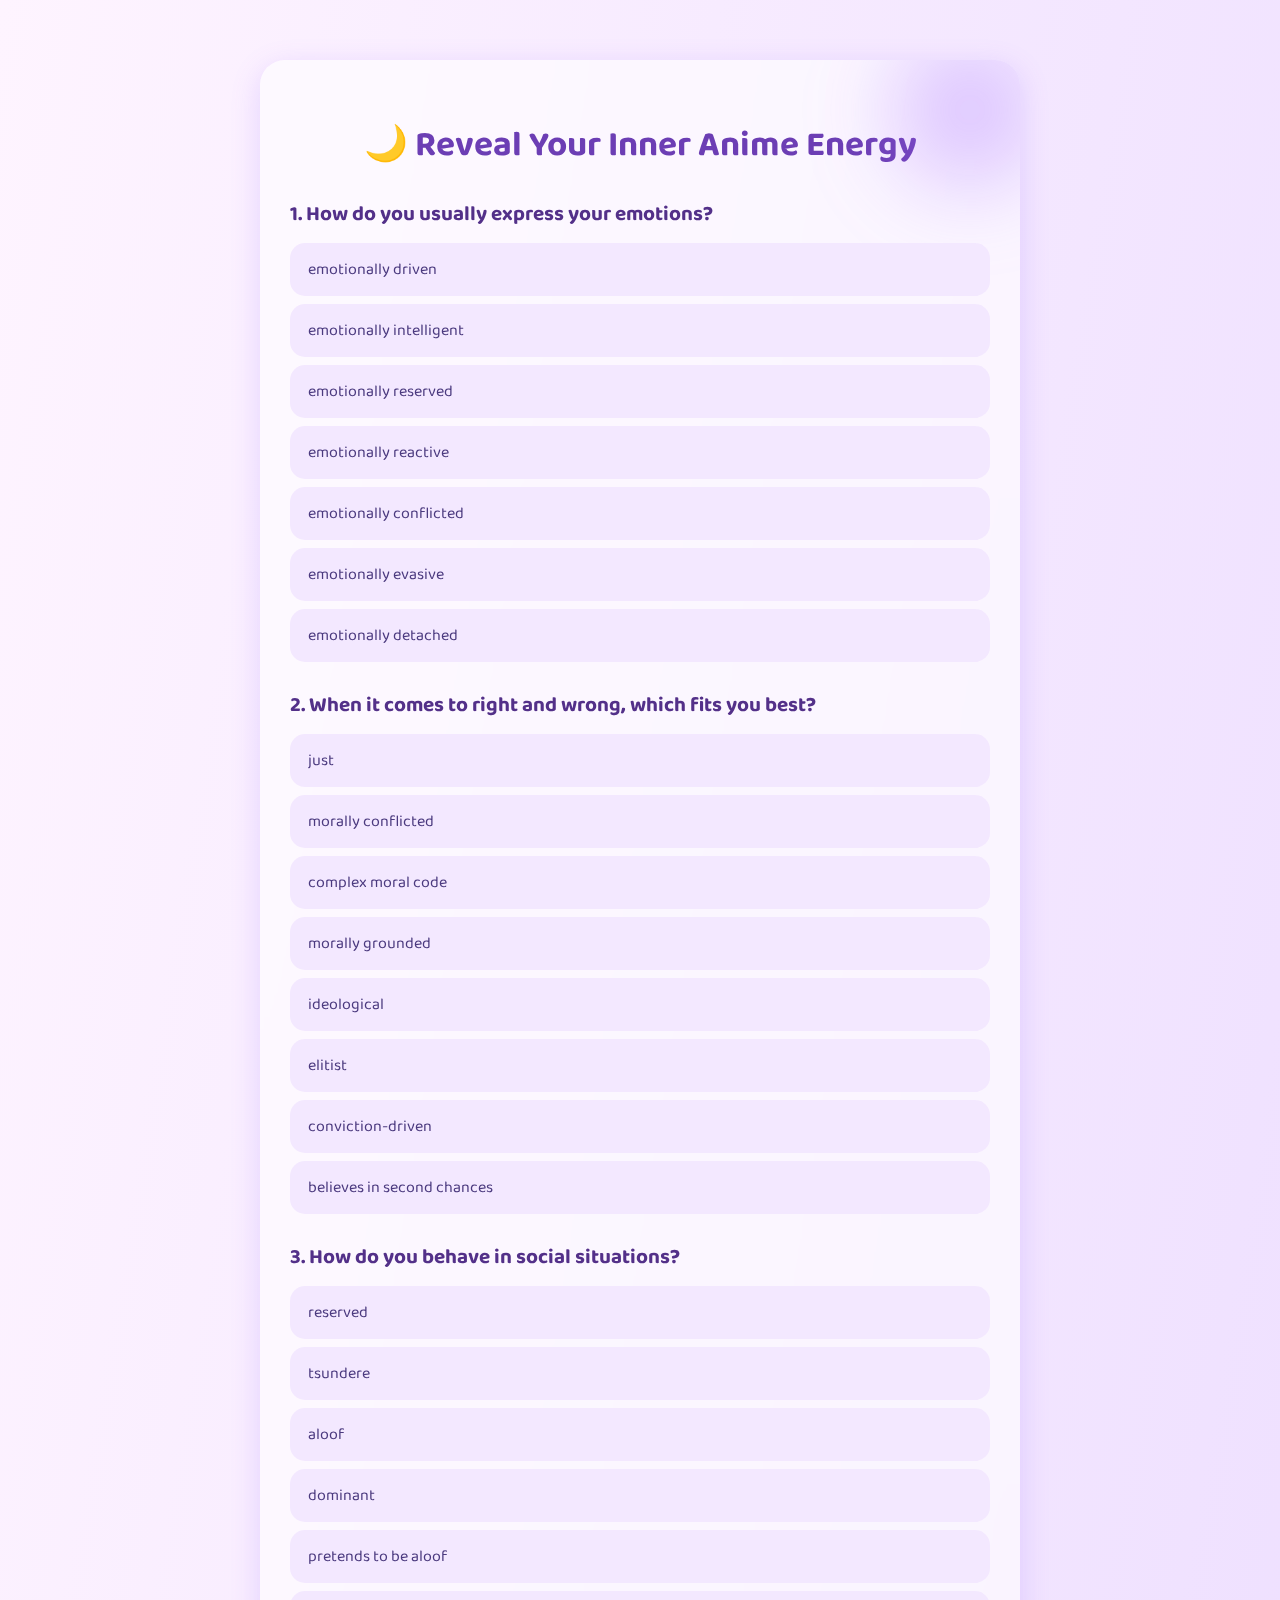
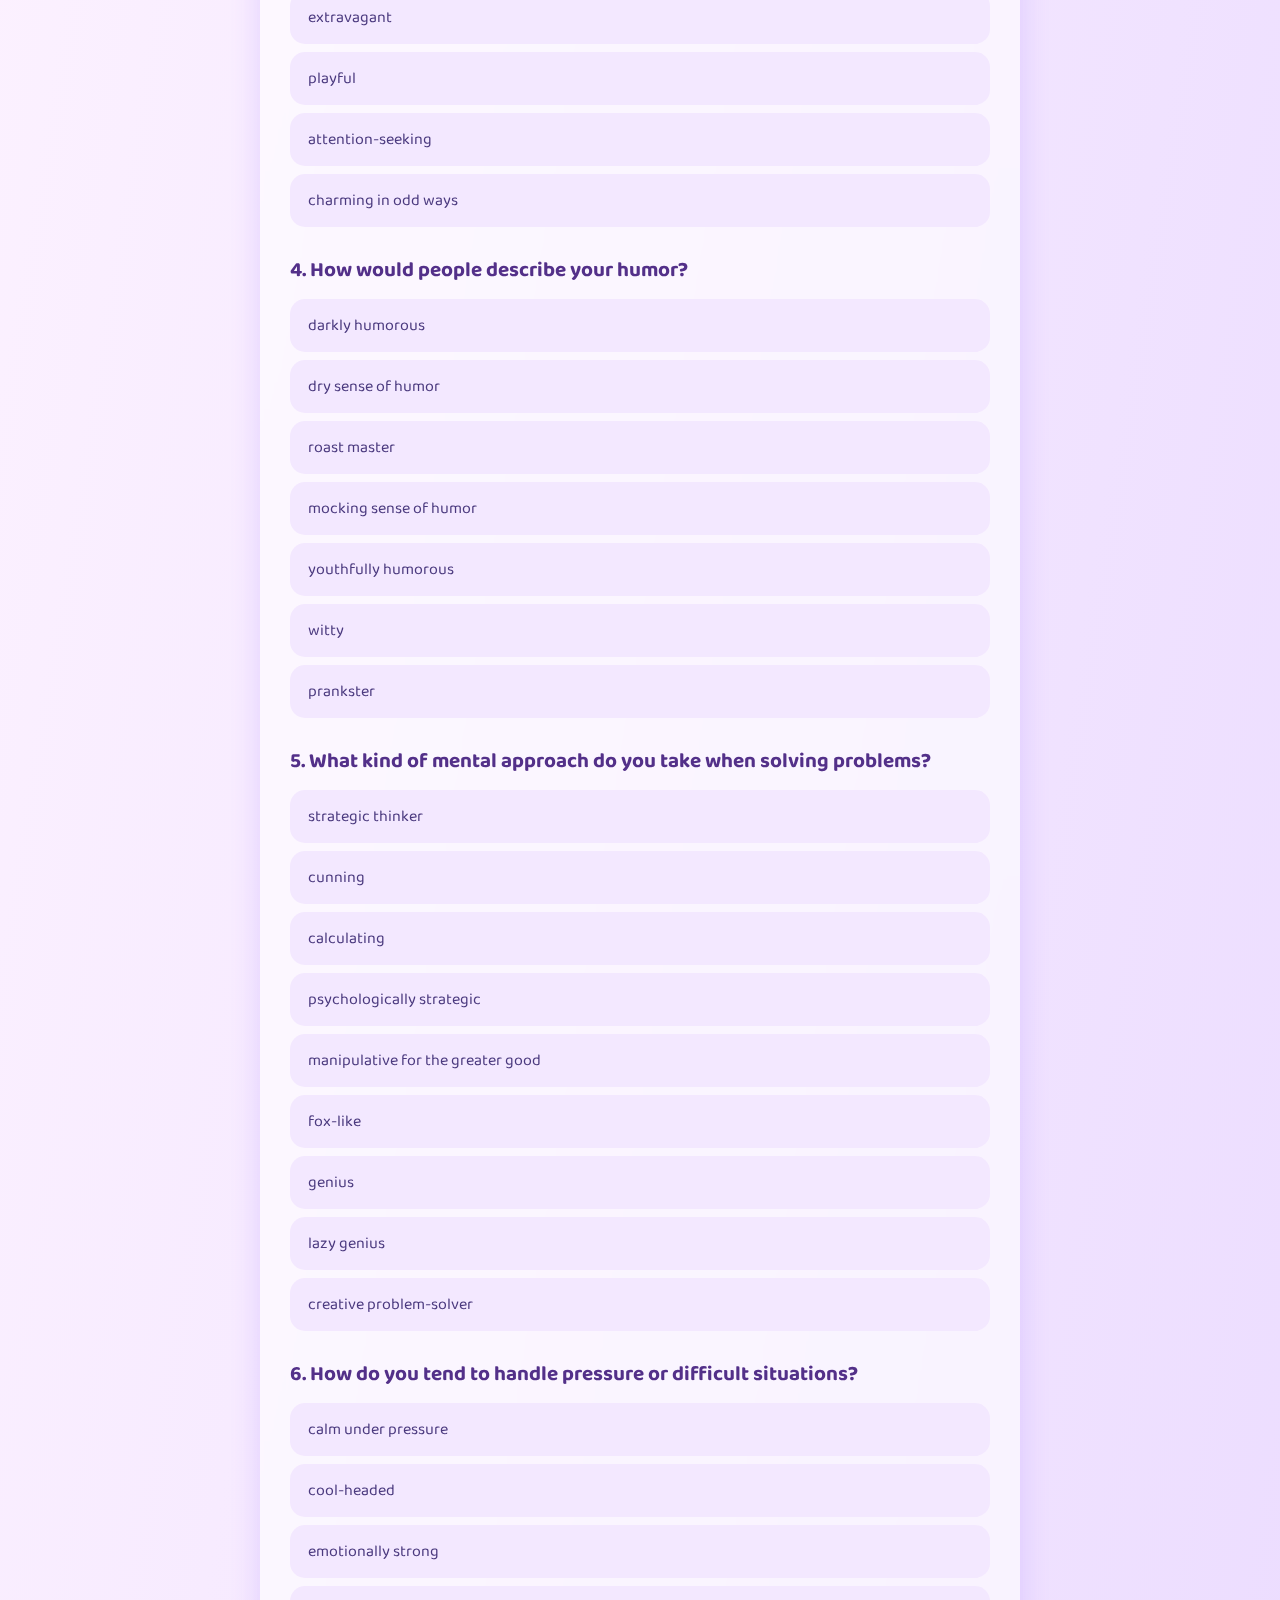
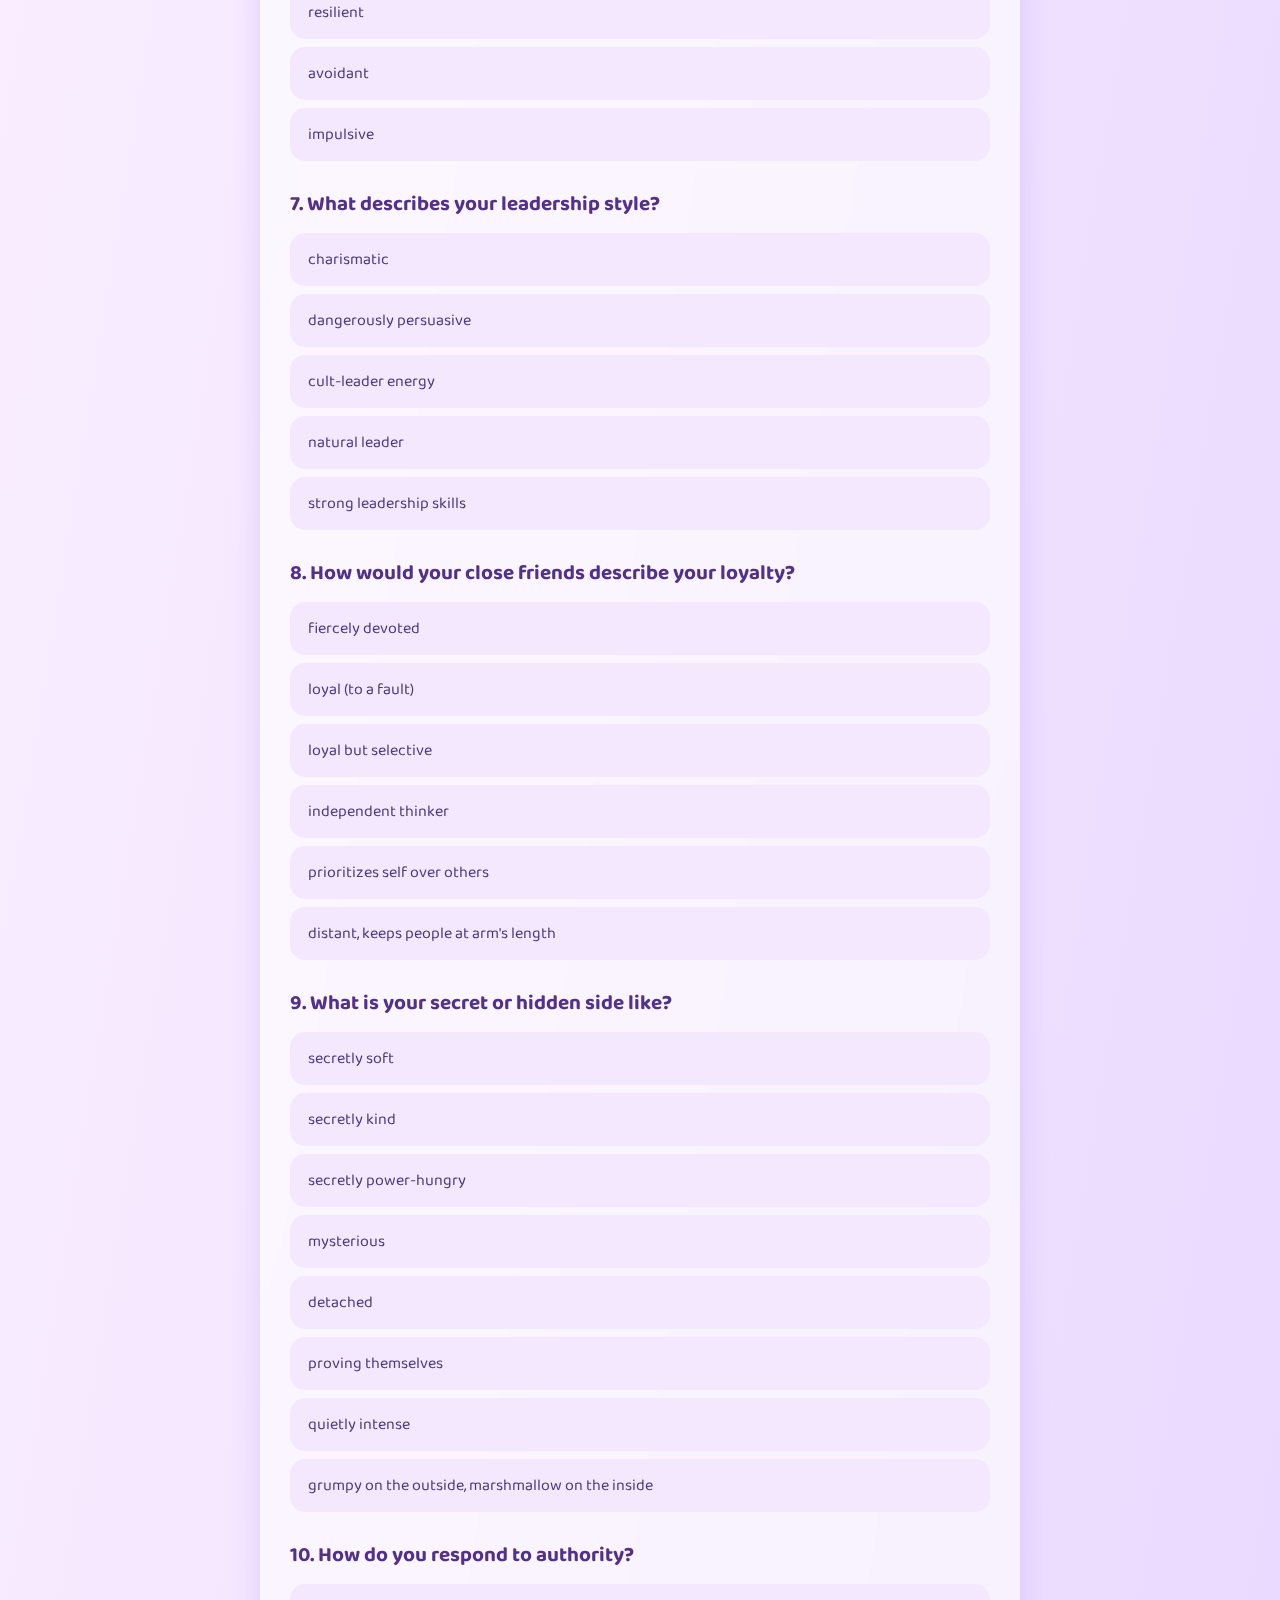
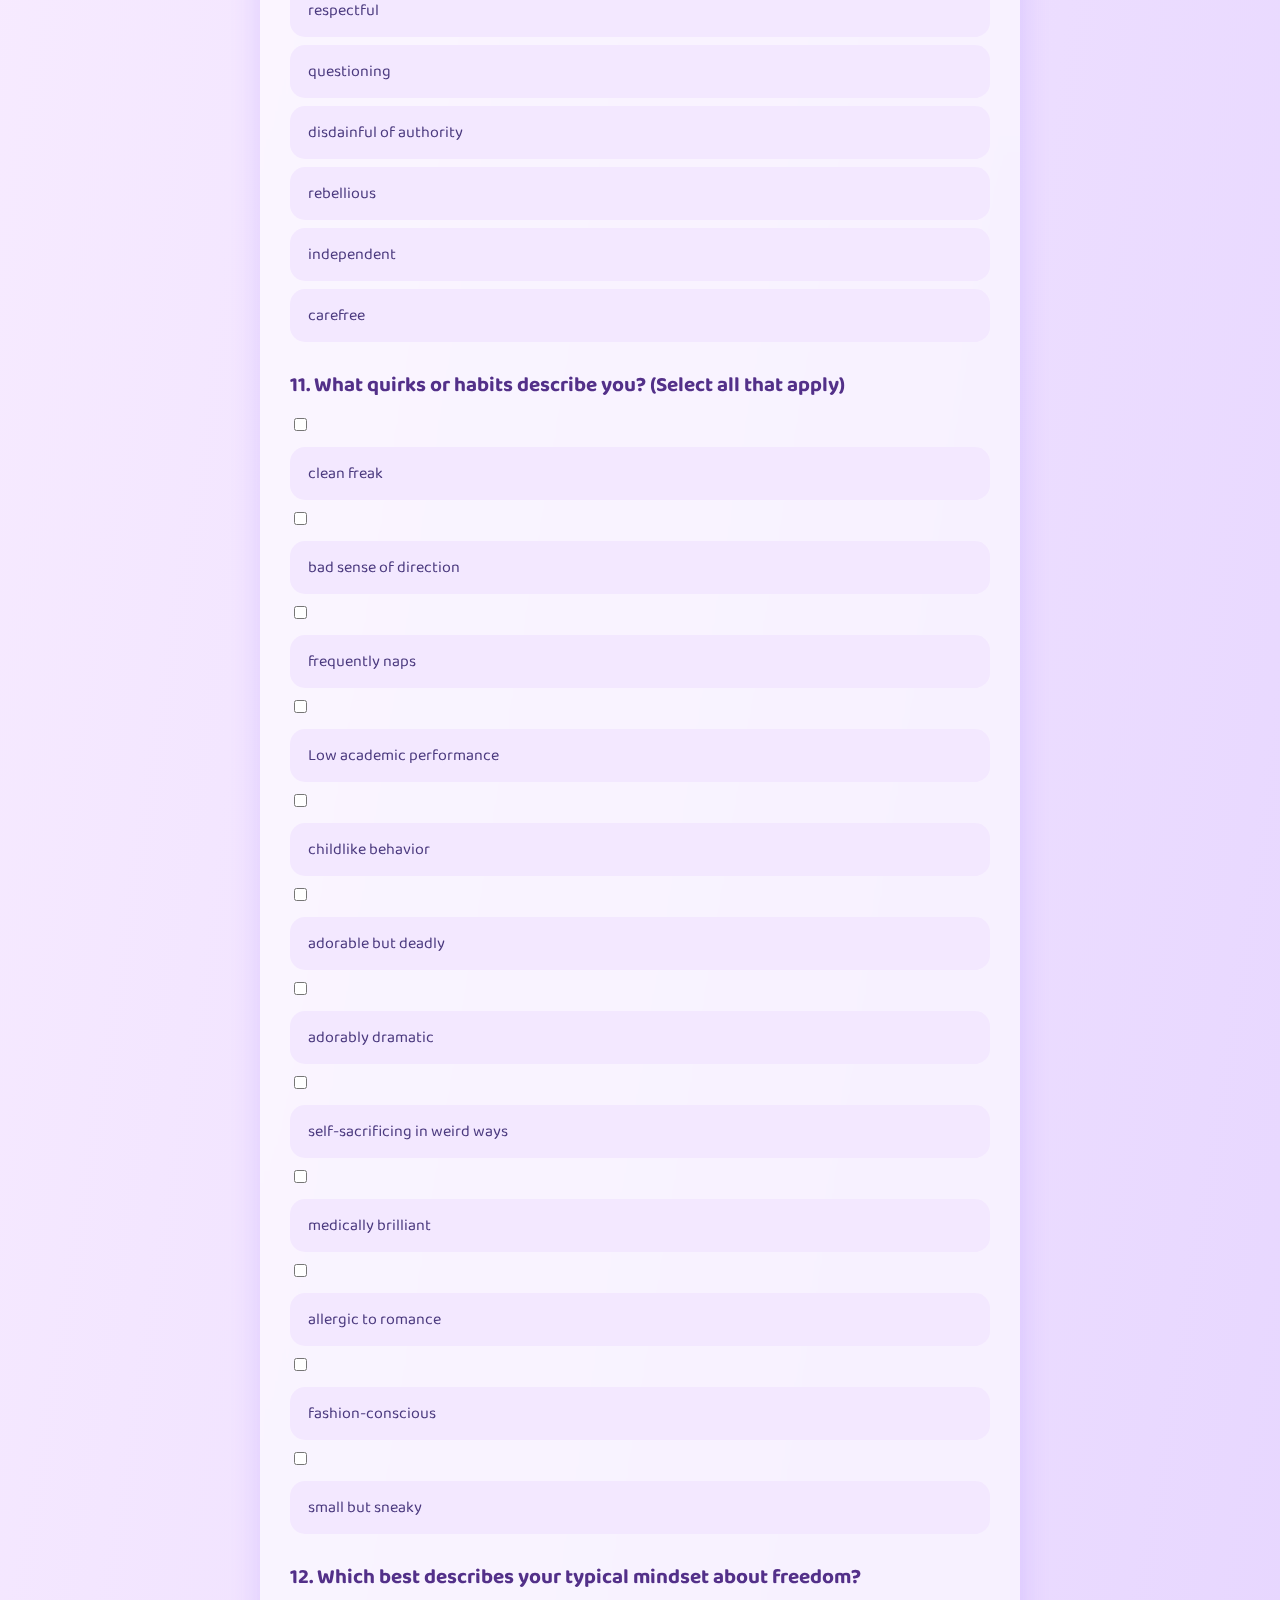
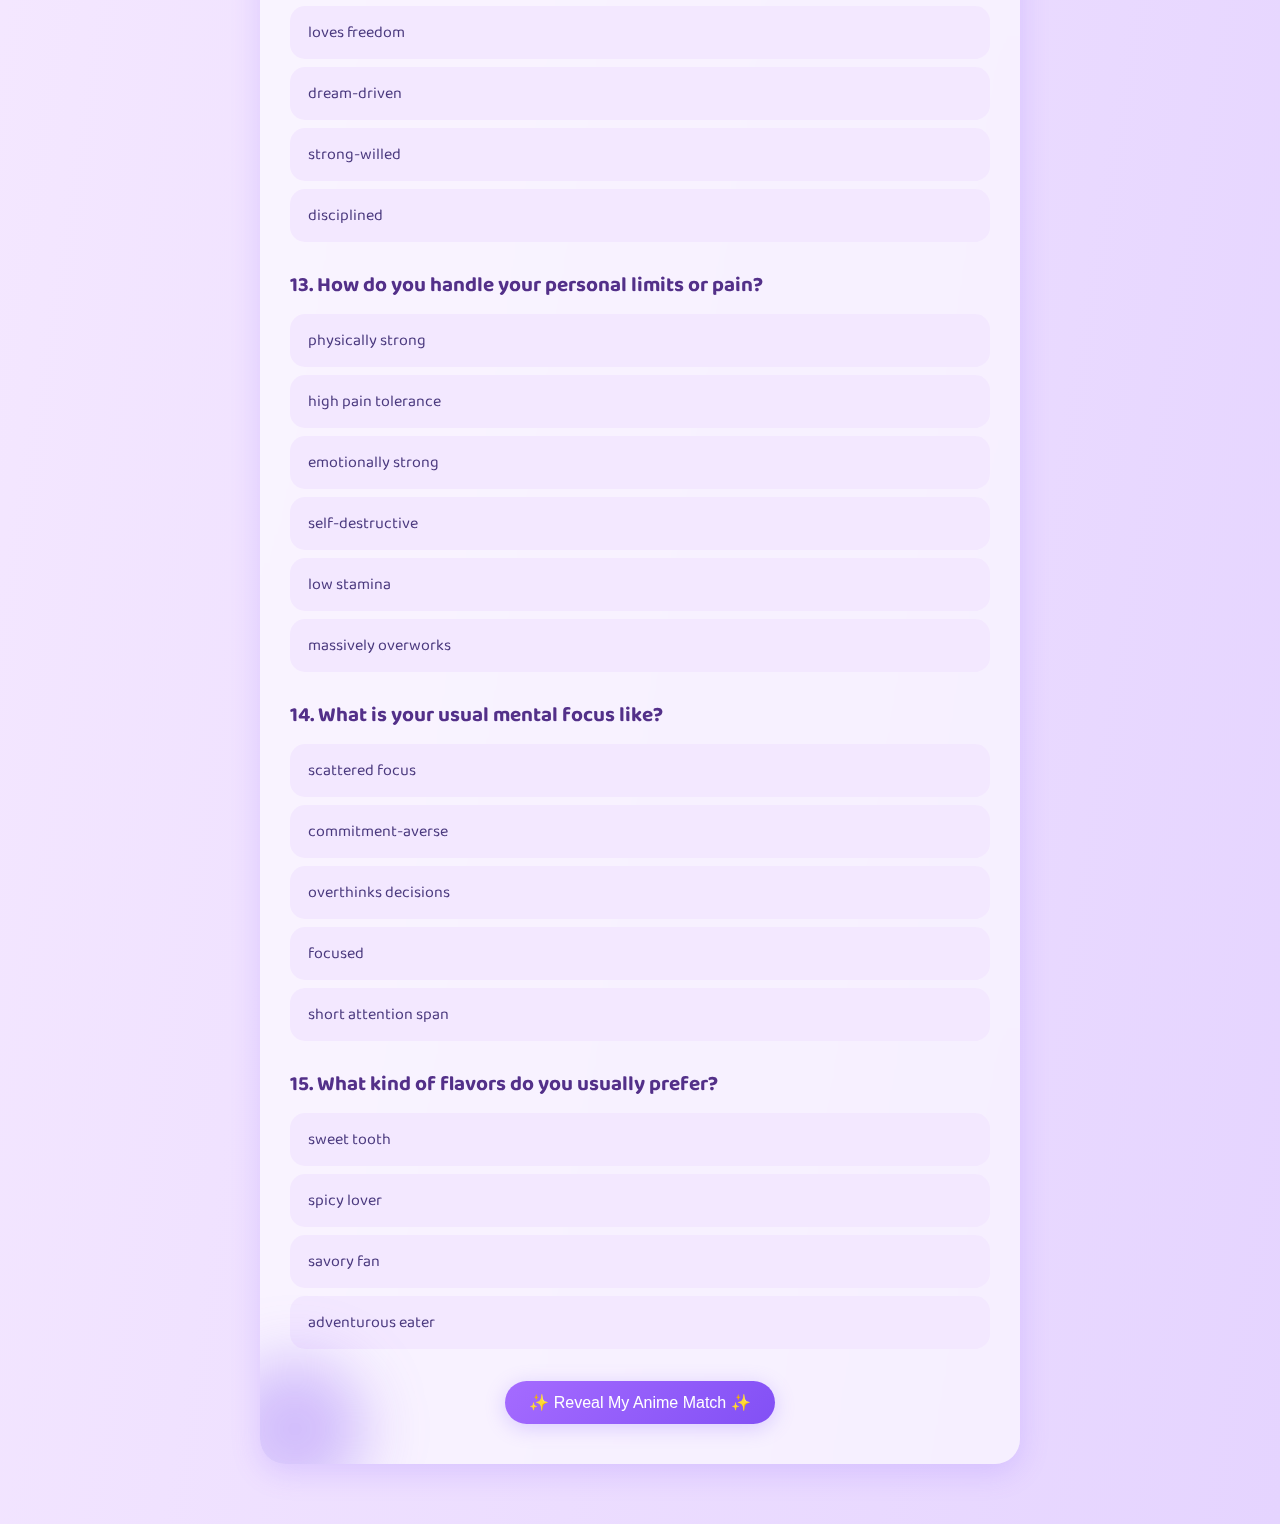
<file: quiz.html>
<!DOCTYPE html>
<html>

<head>
  <meta charset="UTF-8" />
  <meta name="viewport" content="width=device-width, initial-scale=1.0" />
  <title>Personality Quiz</title>
  <link href="https://fonts.googleapis.com/css2?family=Baloo+2:wght@400;600;800&display=swap" rel="stylesheet">
  <link rel="stylesheet" href="stylesA.css" />
</head>

<body>
  <div class="quiz-container">
    <h1>🌙 Reveal Your Inner Anime Energy</h1>

    <form id="traitForm" class="quiz-form">

      <div class="question">
        <h2>1. How do you usually express your emotions?</h2>
        <input type="radio" id="emotionally-driven" name="q1" value="emotionally driven">
        <label for="emotionally-driven">emotionally driven</label>

        <input type="radio" id="emotionally-intelligent" name="q1" value="emotionally intelligent">
        <label for="emotionally-intelligent">emotionally intelligent</label>

        <input type="radio" id="emotionally-reserved" name="q1" value="emotionally reserved">
        <label for="emotionally-reserved">emotionally reserved</label>

        <input type="radio" id="emotionally-reactive" name="q1" value="emotionally reactive">
        <label for="emotionally-reactive">emotionally reactive</label>

        <input type="radio" id="emotionally-conflicted" name="q1" value="emotionally conflicted">
        <label for="emotionally-conflicted">emotionally conflicted</label>

        <input type="radio" id="emotionally evasive" name="q1" value="emotionally evasive">
        <label for="emotionally evasive">emotionally evasive</label>

        <input type="radio" id="emotionally detached" name="q1" value="emotionally detached">
        <label for="emotionally detached">emotionally detached</label>
      </div>

      <div class="question">
        <h2>2. When it comes to right and wrong, which fits you best?</h2>
        <input type="radio" id="just" name="q2" value="just">
        <label for="just">just</label>

        <input type="radio" id="morally-conflicted" name="q2" value="morally conflicted">
        <label for="morally-conflicted">morally conflicted</label>

        <input type="radio" id="complex-moral-code" name="q2" value="complex moral code">
        <label for="complex-moral-code">complex moral code</label>

        <input type="radio" id="morally-grounded" name="q2" value="morally grounded">
        <label for="morally-grounded">morally grounded</label>

        <input type="radio" id="ideological" name="q2" value="ideological">
        <label for="ideological">ideological</label>

        <input type="radio" id="elitist" name="q2" value="elitist">
        <label for="elitist">elitist</label>

        <input type="radio" id="conviction-driven" name="q2" value="conviction-driven">
        <label for="conviction-driven">conviction-driven</label>

        <input type="radio" id="believes in second chances" name="q2" value="believes in second chances">
        <label for="believes in second chances">believes in second chances</label>
      </div>

      <div class="question">
        <h2>3. How do you behave in social situations?</h2>
        <input type="radio" id="reserved" name="q3" value="reserved">
        <label for="reserved">reserved</label>

        <input type="radio" id="tsundere" name="q3" value="tsundere">
        <label for="tsundere">tsundere</label>

        <input type="radio" id="aloof" name="q3" value="aloof">
        <label for="aloof">aloof</label>

        <input type="radio" id="dominant" name="q3" value="dominant">
        <label for="dominant">dominant</label>

        <input type="radio" id="pretends to be aloof" name="q3" value="pretends to be aloof">
        <label for="pretends to be aloof">pretends to be aloof</label>

        <input type="radio" id="extravagant" name="q3" value="extravagant">
        <label for="extravagant">extravagant</label>

        <input type="radio" id="playful" name="q3" value="playful">
        <label for="playful">playful</label>

        <input type="radio" id="attention-seeking" name="q3" value="attention-seeking">
        <label for="attention-seeking">attention-seeking</label>

        <input type="radio" id="charming-in-odd-ways" name="q3" value="charming in odd ways">
        <label for="charming-in-odd-ways">charming in odd ways</label>
      </div>

      <div class="question">
        <h2>4. How would people describe your humor?</h2>
        <input type="radio" id="darkly-humorous" name="q4" value="darkly humorous">
        <label for="darkly-humorous">darkly humorous</label>

        <input type="radio" id="dry-sense-of-humor" name="q4" value="dry sense of humor">
        <label for="dry-sense-of-humor">dry sense of humor</label>

        <input type="radio" id="roast-master" name="q4" value="roast master">
        <label for="roast-master">roast master</label>

        <input type="radio" id="mocking-sense-of-humor" name="q4" value="mocking sense of humor">
        <label for="mocking-sense-of-humor">mocking sense of humor</label>

        <input type="radio" id="youthfully-humorous" name="q4" value="youthfully humorous">
        <label for="youthfully-humorous">youthfully humorous</label>

        <input type="radio" id="witty" name="q4" value="witty">
        <label for="witty">witty</label>

        <input type="radio" id="prankster" name="q4" value="prankster">
        <label for="prankster">prankster</label>
      </div>

      <div class="question">
        <h2>5. What kind of mental approach do you take when solving problems?</h2>
        <input type="radio" id="strategic-thinker" name="q5" value="strategic thinker">
        <label for="strategic-thinker">strategic thinker</label>

        <input type="radio" id="cunning" name="q5" value="cunning">
        <label for="cunning">cunning</label>

        <input type="radio" id="calculating" name="q5" value="calculating">
        <label for="calculating">calculating</label>

        <input type="radio" id="psychologically strategic" name="q5" value="psychologically strategic">
        <label for="psychologically strategic">psychologically strategic</label>

        <input type="radio" id="manipulative-for-the-greater-good" name="q5" value="manipulative for the greater good">
        <label for="manipulative-for-the-greater-good">manipulative for the greater good</label>

        <input type="radio" id="fox-like" name="q5" value="fox-like">
        <label for="fox-like">fox-like</label>

        <input type="radio" id="genius" name="q5" value="genius">
        <label for="genius">genius</label>

        <input type="radio" id="lazy-genius" name="q5" value="lazy genius">
        <label for="lazy-genius">lazy genius</label>

        <input type="radio" id="creative problem-solver" name="q5" value="creative problem-solver">
        <label for="creative problem-solver">creative problem-solver</label>
      </div>

      <div class="question">
        <h2>6. How do you tend to handle pressure or difficult situations?</h2>
        <input type="radio" id="calm-under-pressure" name="q6" value="calm under pressure">
        <label for="calm-under-pressure">calm under pressure</label>

        <input type="radio" id="cool-headed" name="q6" value="cool-headed">
        <label for="cool-headed">cool-headed</label>

        <input type="radio" id="emotional-strong" name="q6" value="emotional strong">
        <label for="emotional-strong">emotionally strong</label>

        <input type="radio" id="resilient" name="q6" value="resilient">
        <label for="resilient">resilient</label>

        <input type="radio" id="avoidant" name="q6" value="avoidant">
        <label for="avoidant">avoidant</label>

        <input type="radio" id="impulsive" name="q6" value="impulsive">
        <label for="impulsive">impulsive</label>
      </div>

      <div class="question">
        <h2>7. What describes your leadership style?</h2>
        <input type="radio" id="charismatic" name="q7" value="charismatic">
        <label for="charismatic">charismatic</label>

        <input type="radio" id="dangerously-persuasive" name="q7" value="dangerously persuasive">
        <label for="dangerously-persuasive">dangerously persuasive</label>

        <input type="radio" id="cult-leader-energy" name="q7" value="cult-leader energy">
        <label for="cult-leader-energy">cult-leader energy</label>

        <input type="radio" id="natural-leader" name="q7" value="natural leader">
        <label for="natural-leader">natural leader</label>

        <input type="radio" id="strong-leadership-skills" name="q7" value="strong leadership skills">
        <label for="strong-leadership-skills">strong leadership skills</label>
      </div>

      <div class="question">
        <h2>8. How would your close friends describe your loyalty?</h2>

        <input type="radio" id="fiercely-devoted" name="q8" value="fiercely devoted">
        <label for="fiercely-devoted">fiercely devoted</label>

        <input type="radio" id="loyal-to-a-fault" name="q8" value="loyal (to a fault)">
        <label for="loyal-to-a-fault">loyal (to a fault)</label>

        <input type="radio" id="loyal-but-selective" name="q8" value="loyal but selective">
        <label for="loyal-but-selective">loyal but selective</label>

        <input type="radio" id="independent-thinker" name="q8" value="independent-thinker">
        <label for="independent-thinker">independent thinker</label>

        <input type="radio" id="prioritizes-self" name="q8" value="prioritizes self">
        <label for="prioritizes-self">prioritizes self over others</label>

        <input type="radio" id="distant" name="q8" value="distant">
        <label for="distant">distant, keeps people at arm's length</label>
      </div>


      <div class="question">
        <h2>9. What is your secret or hidden side like?</h2>
        <input type="radio" id="secretly-soft" name="q9" value="secretly soft">
        <label for="secretly-soft">secretly soft</label>

        <input type="radio" id="secretly-kind" name="q9" value="secretly kind">
        <label for="secretly-kind">secretly kind</label>

        <input type="radio" id="secretly power-hungry" name="q9" value="secretly power-hungry">
        <label for="secretly power-hungry">secretly power-hungry</label>

        <input type="radio" id="mysterious" name="q9" value="mysterious">
        <label for="mysterious">mysterious</label>

        <input type="radio" id="detached" name="q9" value="detached">
        <label for="detached">detached</label>

        <input type="radio" id="proving themselves" name="q9" value="proving themselves">
        <label for="proving themselves">proving themselves</label>

        <input type="radio" id="quietly intense" name="q9" value="quietly intense">
        <label for="quietly intense">quietly intense</label>

        <input type="radio" id="grumpy on the outside, marshmallow on the inside" name="q9" value="grumpy on the outside, marshmallow on the inside">
        <label for="grumpy on the outside, marshmallow on the inside">grumpy on the outside, marshmallow on the inside</label>

      </div>

      <div class="question">
        <h2>10. How do you respond to authority?</h2>

        <input type="radio" id="respectful" name="q10" value="respectful">
        <label for="respectful">respectful</label>

        <input type="radio" id="questioning" name="q10" value="questioning">
        <label for="questioning">questioning</label>

        <input type="radio" id="disdainful-of-authority" name="q10" value="disdainful of authority">
        <label for="disdainful-of-authority">disdainful of authority</label>

        <input type="radio" id="rebellious" name="q10" value="rebellious">
        <label for="rebellious">rebellious</label>

        <input type="radio" id="independent" name="q10" value="independent">
        <label for="independent">independent</label>

        <input type="radio" id="carefree" name="q10" value="carefree">
        <label for="carefree">carefree</label>
      </div>

      <div class="question">
        <h2>11. What quirks or habits describe you? (Select all that apply)</h2>

        <input type="checkbox" id="clean-freak" name="q11" value="clean freak">
        <label for="clean-freak">clean freak</label>

        <input type="checkbox" id="bad-sense-of-direction" name="q11" value="bad sense of direction">
        <label for="bad-sense-of-direction">bad sense of direction</label>

        <input type="checkbox" id="frequently-naps" name="q11" value="frequently naps">
        <label for="frequently-naps">frequently naps</label>

        <input type="checkbox" id="low-academic-performance" name="q11" value="low academic performance">
        <label for="low-academic-performance">Low academic performance</label>

        <input type="checkbox" id="childlike-behavior" name="q11" value="childlike behavior">
        <label for="childlike-behavior">childlike behavior</label>

        <input type="checkbox" id="adorable-but-deadly" name="q11" value="adorable but deadly">
        <label for="adorable-but-deadly">adorable but deadly</label>

        <input type="checkbox" id="adorably dramatic" name="q11" value="adorably dramatic">
        <label for="adorably dramatic">adorably dramatic</label>

        <input type="checkbox" id="self-sacrificing in weird ways" name="q11" value="self-sacrificing in weird ways">
        <label for="self-sacrificing in weird ways">self-sacrificing in weird ways</label>


        <input type="checkbox" id="medically-brilliant" name="q11" value="medically brilliant">
        <label for="medically-brilliant">medically brilliant</label>

        <input type="checkbox" id="allergic-to-romance" name="q11" value="allergic to romance">
        <label for="allergic-to-romance">allergic to romance</label>

        <input type="checkbox" id="fashion-conscious" name="q11" value="fashion-conscious">
        <label for="fashion-conscious">fashion-conscious</label>

        <input type="checkbox" id="small but sneaky" name="q11" value="small but sneaky">
        <label for="small but sneaky">small but sneaky</label>

      </div>

      <div class="question">
        <h2>12. Which best describes your typical mindset about freedom?</h2>

        <input type="radio" id="loves-freedom" name="q12" value="loves freedom">
        <label for="loves-freedom">loves freedom</label>

        <input type="radio" id="dream-driven" name="q12" value="dream-driven">
        <label for="dream-driven">dream-driven</label>

        <input type="radio" id="strong-willed" name="q12" value="strong-willed">
        <label for="strong-willed">strong-willed</label>

        <input type="radio" id="disciplined" name="q12" value="disciplined">
        <label for="disciplined">disciplined</label>
      </div>

      <div class="question">
        <h2>13. How do you handle your personal limits or pain?</h2>

        <input type="radio" id="physically-strong" name="q13" value="physically strong">
        <label for="physically-strong">physically strong</label>

        <input type="radio" id="high-pain-tolerance" name="q13" value="high pain tolerance">
        <label for="high-pain-tolerance">high pain tolerance</label>

        <input type="radio" id="emotionally-strong" name="q13" value="emotionally strong">
        <label for="emotionally-strong">emotionally strong</label>

        <input type="radio" id="self-destructive" name="q13" value="self-destructive">
        <label for="self-destructive">self-destructive</label>

        <input type="radio" id="low stamina" name="q13" value="low stamina">
        <label for="low stamina">low stamina</label>

        <input type="radio" id="massively overworks" name="q13" value="massively overworks">
        <label for="massively overworks">massively overworks</label>
      </div>

      <div class="question">
        <h2>14. What is your usual mental focus like?</h2>

        <input type="radio" id="scattered-focus" name="q14" value="scattered focus">
        <label for="scattered-focus">scattered focus</label>

        <input type="radio" id="commitment-averse" name="q14" value="commitment-averse">
        <label for="commitment-averse">commitment-averse</label>

        <input type="radio" id="overthinks-decisions" name="q14" value="overthinks decisions">
        <label for="overthinks-decisions">overthinks decisions</label>

        <input type="radio" id="focused" name="q14" value="focused">
        <label for="focused">focused</label>

        <input type="radio" id="short attention span" name="q14" value="short attention span">
        <label for="short attention span">short attention span</label>
      </div>

      <div class="question">
        <h2>15. What kind of flavors do you usually prefer?</h2>

        <input type="radio" id="sweet-tooth" name="q15" value="sweet tooth">
        <label for="sweet-tooth">sweet tooth</label>

        <input type="radio" id="spicy-lover" name="q15" value="spicy lover">
        <label for="spicy-lover">spicy lover</label>

        <input type="radio" id="savory-fan" name="q15" value="savory fan">
        <label for="savory-fan">savory fan</label>

        <input type="radio" id="adventurous-eater" name="q15" value="adventurous eater">
        <label for="adventurous-eater">adventurous eater</label>
      </div>


      <!-- Submit Button -->
      <div class=" submit-container">
        <button type="submit" id="submitQuizBtn">✨ Reveal My Anime Match ✨</button>
      </div>
    </form>
  </div>

  <script src="quiz.js"></script>
</body>

</html>
</file>
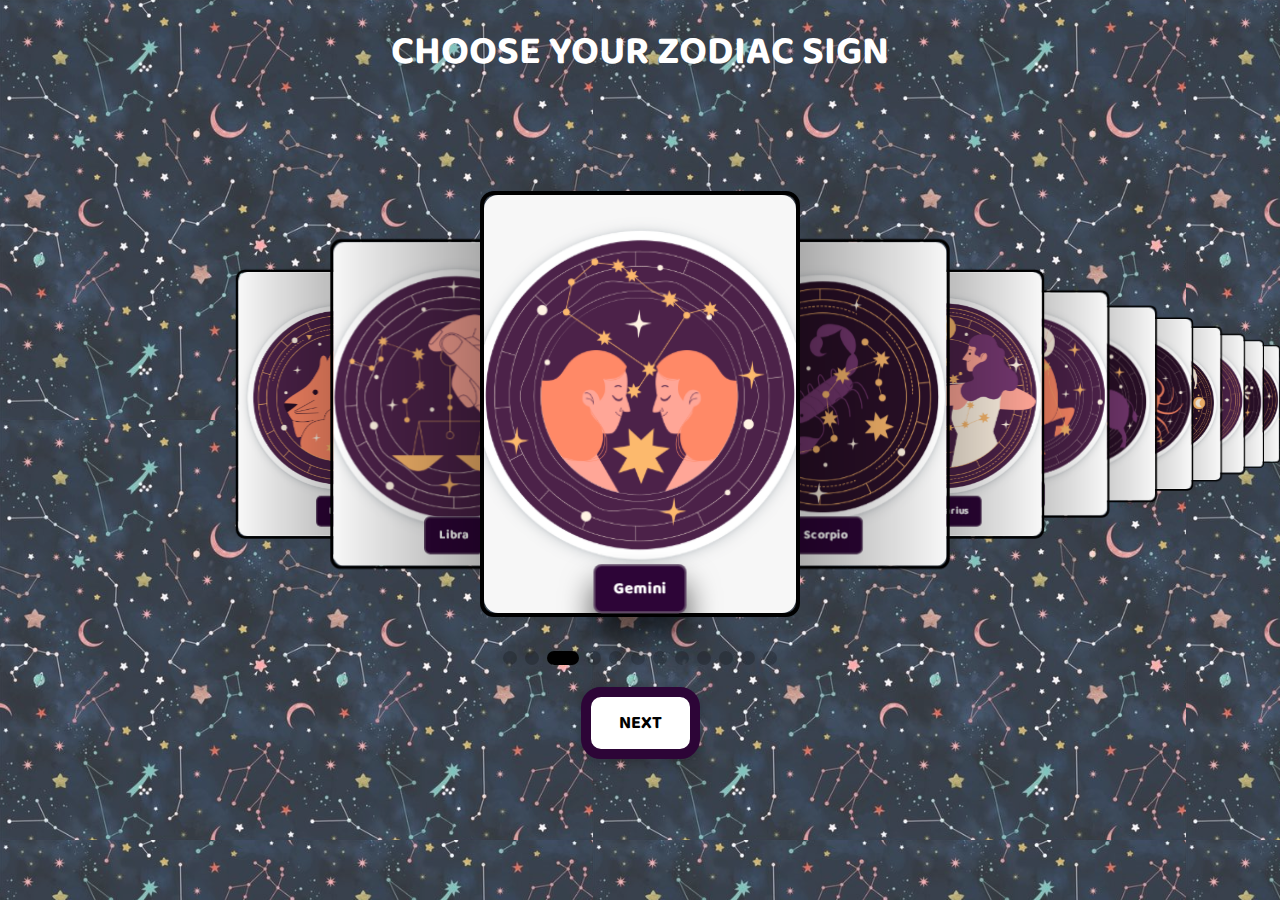
<file: zodiac.html>
<!DOCTYPE html>
<html>

<head>
    <meta charset="UTF-8" />
    <meta name="viewport" content="width=device-width, initial-scale=1.0" />
    <title>Zodiac Choice</title>
    <link href="https://fonts.googleapis.com/css2?family=Baloo+2:wght@400;600;800&display=swap" rel="stylesheet">
    <link rel="stylesheet" href="https://cdn.jsdelivr.net/npm/swiper@11/swiper-bundle.min.css" />
    <link rel="stylesheet" href="styles.css" />
</head>

<body>

    <div class="main-container">

        <h1 class ="heading">CHOOSE YOUR ZODIAC SIGN</h1>

        <div class="swiper">

            <div class="swiper-wrapper">

                <div class="swiper-slide">
                    <img src="assets/leo.png" alt="Leo">
                    <div class="title">
                        <span>Leo</span>
                    </div>
                </div>
                <div class="swiper-slide">
                    <img src="assets/Libra.png" alt="Libra">
                    <div class="title">
                        <span>Libra</span>
                    </div>
                </div>
                <div class="swiper-slide">
                    <img src="assets/gemini.png" alt="Gemini">
                    <div class="title">
                        <span>Gemini</span>
                    </div>
                </div>
                <div class="swiper-slide">
                    <img src="assets/scorpio.png" alt="scorpio">
                    <div class="title">
                        <span>Scorpio</span>
                    </div>
                </div>
                <div class="swiper-slide">
                    <img src="assets/sagittarius.png" alt="sagittarius">
                    <div class="title">
                        <span>Sagittarius</span>
                    </div>
                </div>
                <div class="swiper-slide">
                    <img src="assets/aries.png" alt="aries">
                    <div class="title">
                        <span>Aries</span>
                    </div>
                </div>
                <div class="swiper-slide">
                    <img src="assets/taurus.png" alt="taurus">
                    <div class="title">
                        <span>Taurus</span>
                    </div>
                </div>
                <div class="swiper-slide">
                    <img src="assets/cancer.png" alt="cancer">
                    <div class="title">
                        <span>Cancer</span>
                    </div>
                </div>
                <div class="swiper-slide">
                    <img src="assets/capricorn.png" alt="capricorn">
                    <div class="title">
                        <span>Capricorn</span>
                    </div>
                </div>
                <div class="swiper-slide">
                    <img src="assets/aquarius.png" alt="aquarius">
                    <div class="title">
                        <span>Aquarius</span>
                    </div>
                </div>
                <div class="swiper-slide">
                    <img src="assets/virgo.png" alt="virgo">
                    <div class="title">
                        <span>Virgo</span>
                    </div>
                </div>
                <div class="swiper-slide">
                    <img src="assets/pisces.png" alt="pisces">
                    <div class="title">
                        <span>Pisces</span>
                    </div>
                </div>

            </div>
            <div class="swiper-pagination"></div>

        </div>

        <button id="startQuizBtn" class="start-btn">NEXT</button>
    </div>

</body>

<script src="https://cdn.jsdelivr.net/npm/swiper@11/swiper-bundle.min.js"></script>
<script src="app.js"></script>

</html>
</file>
<file: stylesA.css>
body {
  background: linear-gradient(to bottom right, #fef4ff, #e5d4ff);
  font-family: 'Baloo 2', cursive;
  color: #4b3a7f;
  padding: 20px;
  margin: 0;
}

/* Container */
.quiz-container {
  max-width: 700px;
  margin: 40px auto;
  padding: 40px 30px;
  background: rgba(255, 255, 255, 0.6);
  border-radius: 25px;
  box-shadow: 0 8px 30px rgba(135, 89, 255, 0.2);
  backdrop-filter: blur(10px);
  position: relative;
  overflow: hidden;
  z-index: 1;
}

/* Floating blobs */
.quiz-container::before {
  content: "";
  position: absolute;
  width: 200px;
  height: 200px;
  background: radial-gradient(circle, #a56bff55 40%, transparent 70%);
  top: -50px;
  right: -50px;
  border-radius: 50%;
  filter: blur(40px);
  z-index: 0;
  animation: floatUpDown 6s ease-in-out infinite;
}

.quiz-container::after {
  content: "";
  position: absolute;
  width: 150px;
  height: 150px;
  background: radial-gradient(circle, #8250f555 50%, transparent 90%);
  bottom: -40px;
  left: -40px;
  border-radius: 50%;
  filter: blur(30px);
  z-index: 0;
  animation: floatUpDownReverse 5s ease-in-out infinite;
}

@keyframes floatUpDown {
  0%, 100% { transform: translateY(0); }
  50% { transform: translateY(15px); }
}

@keyframes floatUpDownReverse {
  0%, 100% { transform: translateY(0); }
  50% { transform: translateY(-15px); }
}

/* Title */
.quiz-container h1 {
  font-size: 2.2rem;
  text-align: center;
  color: #6c3eb4;
  margin-bottom: 35px;
  line-height: 1.2;
}

/* Question block */
.quiz-question,
.question {
  margin-bottom: 30px;
}

.quiz-question h2,
.question h2 {
  font-size: 1.3rem;
  margin-bottom: 15px;
  color: #533089;
  line-height: 1.3;
}

/* Radio Inputs hidden */
.options input[type="radio"],
.question input[type="radio"] {
  display: none;
}

/* Labels */
.options label,
.question label {
  display: block;
  background-color: #f3e8ff;
  padding: 12px 16px;
  border-radius: 15px;
  margin: 8px 0;
  font-size: 1rem;
  cursor: pointer;
  border: 2px solid transparent;
  transition: all 0.3s ease;
  position: relative;
  user-select: none;
}

/* Label hover animation */
.options label:hover,
.question label:hover {
  background-color: #cfa2ff;
  border-color: #7a3fff;
  color: white;
  transform: scale(1.05) rotate(-1deg);
  box-shadow: 0 4px 15px rgba(122, 63, 255, 0.5);
}

/* Checked label styles + pulse */
.options input[type="radio"]:checked + label,
.question input[type="radio"]:checked + label {
  background-color: #d8b8ff;
  border-color: #894fff;
  color: #fff;
  font-weight: bold;
  animation: glowPulse 1.2s ease infinite alternate;
  box-shadow: 0 0 12px rgba(153, 90, 255, 0.7);
}

@keyframes glowPulse {
  0% {
    box-shadow: 0 0 10px rgba(153, 90, 255, 0.3);
  }
  100% {
    box-shadow: 0 0 25px rgba(153, 90, 255, 0.7);
  }
}

/* Quirk tags (checkbox buttons) */
.quirk-options {
  display: flex;
  flex-wrap: wrap;
  gap: 10px;
  justify-content: center; /* center on all devices */
}

.quirk-btn {
  padding: 10px 18px;
  border-radius: 20px;
  border: 2px solid #a288d9;
  background-color: #f2ecff;
  color: #5a3f9b;
  font-size: 0.95rem;
  font-weight: 600;
  cursor: pointer;
  transition: all 0.3s ease;
  user-select: none;
  display: inline-block;
  position: relative;
  min-width: 120px; /* better tap target on mobile */
  text-align: center;
}

/* Hide native checkboxes */
.quirk-btn input[type="checkbox"] {
  position: absolute;
  opacity: 0;
  cursor: pointer;
  height: 0;
  width: 0;
}

/* Checked style */
.quirk-btn input[type="checkbox"]:checked + label,
.quirk-btn.selected {
  background-color: #c89aff;
  color: white;
  border-color: #854bff;
  box-shadow: 0 0 12px rgba(133, 75, 255, 0.7);
}

/* Label inside quirk-btn */
.quirk-btn label {
  cursor: pointer;
  display: block;
  padding: 8px 14px;
  user-select: none;
  pointer-events: none; /* clicks hit checkbox input */
}

/* Hover on quirk buttons */
.quirk-btn:hover {
  background-color: #d5b0ff;
  border-color: #7a3fff;
  color: white;
  transform: scale(1.05);
  box-shadow: 0 4px 15px rgba(122, 63, 255, 0.5);
}

/* Submit button container */
.submit-container {
  text-align: center;
  margin-top: 2rem;
}

/* Submit button */
button {
  background: linear-gradient(135deg, #a56bff, #8250f5);
  color: white;
  padding: 12px 24px;
  font-size: 1rem;
  border-radius: 30px;
  border: none;
  cursor: pointer;
  transition: all 0.3s ease;
  box-shadow: 0 4px 20px rgba(145, 109, 255, 0.3);
  min-width: 140px; /* ensure tap target */
}

button:hover {
  background: linear-gradient(135deg, #7b4de9, #6938da);
  box-shadow: 0 6px 24px rgba(120, 86, 255, 0.4);
  animation: bounce 0.3s ease;
}

@keyframes bounce {
  0%, 100% {
    transform: translateY(0);
  }
  50% {
    transform: translateY(-6px);
  }
}

/* Responsive */

/* Small devices (phones, under 480px) */
@media (max-width: 480px) {
  body {
    padding: 15px 10px;
  }

  .quiz-container {
    margin: 20px 10px;
    padding: 30px 20px;
    border-radius: 20px;
  }

  .quiz-container h1 {
    font-size: 1.5rem;
    margin-bottom: 25px;
  }

  .quiz-question h2,
  .question h2 {
    font-size: 1.1rem;
    margin-bottom: 10px;
  }

  .options label,
  .question label {
    font-size: 0.9rem;
    padding: 10px 14px;
    margin: 6px 0;
  }

  .quirk-btn {
    min-width: 100px;
    padding: 8px 14px;
    font-size: 0.9rem;
  }

  button {
    font-size: 0.95rem;
    padding: 10px 18px;
    min-width: 120px;
  }
}

/* Medium devices (tablets, up to 768px) */
@media (max-width: 768px) {
  .quiz-container {
    max-width: 600px;
    padding: 35px 25px;
  }

  .quiz-container h1 {
    font-size: 1.8rem;
  }

  .quiz-question h2,
  .question h2 {
    font-size: 1.2rem;
  }

  .options label,
  .question label {
    font-size: 1rem;
    padding: 11px 15px;
  }

  .quirk-btn {
    min-width: 110px;
    padding: 9px 16px;
    font-size: 1rem;
  }
}
</file>
<file: styles.css>
@import url("https://fonts.googleapis.com/css2?family=Baloo+2:wght@400;600;800&display=swap");

*,
*::before,
*::after {
    margin: 0;
    padding: 0;
    box-sizing: border-box;
    font-family: 'Baloo 2', cursive;
}

body{
    display:flex;
    justify-content: center;
    align-items: center;
    min-height: 100vh;
    color: white;
    overflow: hidden;
    background: url("assets/bg2.png");
}

.main-container {
    display: flex;
    flex-direction: column;
    align-items: center;
    justify-content: center;
    min-height: 100vh;
    gap: 20px;
    position: relative;
    z-index: 1; 
}

.start-btn {
    padding: 12px 28px;
    font-size: 18px;
    border-radius: 20px;
    border: 10px solid #2D0537;
    background-color: white; 
    color:black;
    font-weight: bold;
    cursor: pointer;
    box-shadow: 0 4px 12px rgba(0,0,0,0.2);
    transition: all 0.3s ease-in-out;
}

.start-btn:hover {
    background-color: #2D0537;
    transform: scale(1.05);
    color: white;
}

.heading{
    font-size: 40px;
    position: absolute;
    top: 20px;
}




.swiper{
    width: 100%;
    padding: 50px 0;
}

.swiper-slide{
    position: relative;
    width: 320px;
    aspect-ratio: 3/4;
    border-radius: 14px;
    border: 4px solid black;
}

.swiper-slide img{
    display: block;
    width: 100%;
    height: 100%;
    object-fit: cover;
    border-radius: inherit;
    user-select: none;
}

.title{
    position: absolute;
    bottom: 5px;
    left:50%;
    transform: translate(-50%, -20%);
    -ms-transform: translate(-50%, -20%);
    width: max-content;
    text-align: center;
    padding: 10px 18px;
    border-radius: 8px;
    border: 2px solid rgba(177, 177, 177, 0.4);
    backdrop-filter: blur(10px);
    -webkit-backdrop-filter: blur(10px);
    transition:all 0.5s linear;
    background-color: #2D0537;
}

.title span{
    font-size: 3;
    color: white;
    font-weight:900;
}

.swiper-slide.selected {
    box-shadow: 0 0 20px 5px rgba(255, 255, 255, 0.7);
    border: 2px solid rgba(255, 255, 255, 0.9);
    transform: scale(1.05);
    transition: all 0.3s ease-in-out;
}


.swiper-slide-active .title{
    bottom: -10px;
    box-shadow: 0 20px 30px 2px rgba(0,0,0,0.6);
}

.swiper-pagination {
    --swiper-pagination-bottom: -6px;
}

.swiper-pagination-bullet{
    width:14px;
    height: 14px;
    background-color: black;
    border-radius: 50%;
    transition: all 0.3s ease-in-out;
}

.swiper-pagination-bullet-active{
    width:32px;
    background-color:black;
    border-radius: 14px;
}

@media (max-width: 1100px){
    .swiper-slide{
        width: 300px;
    }
}

@media (max-width: 900px){
        .swiper-slide{
        width: 250px;
    }
}

@media (max-width: 700px){
        .swiper-slide{
        width: 230px;
    }
}

@media (max-width: 610px){
        .swiper-slide{
        width: 200px;
    }
    .start-btn {
        font-size: 16px;
        padding: 10px 20px;
        margin-top: 15px;
    }

    .main-container {
        padding: 0 16px;
        gap: 14px;
    }

    .heading{
        font-size: 30px;
    }
}
</file>
